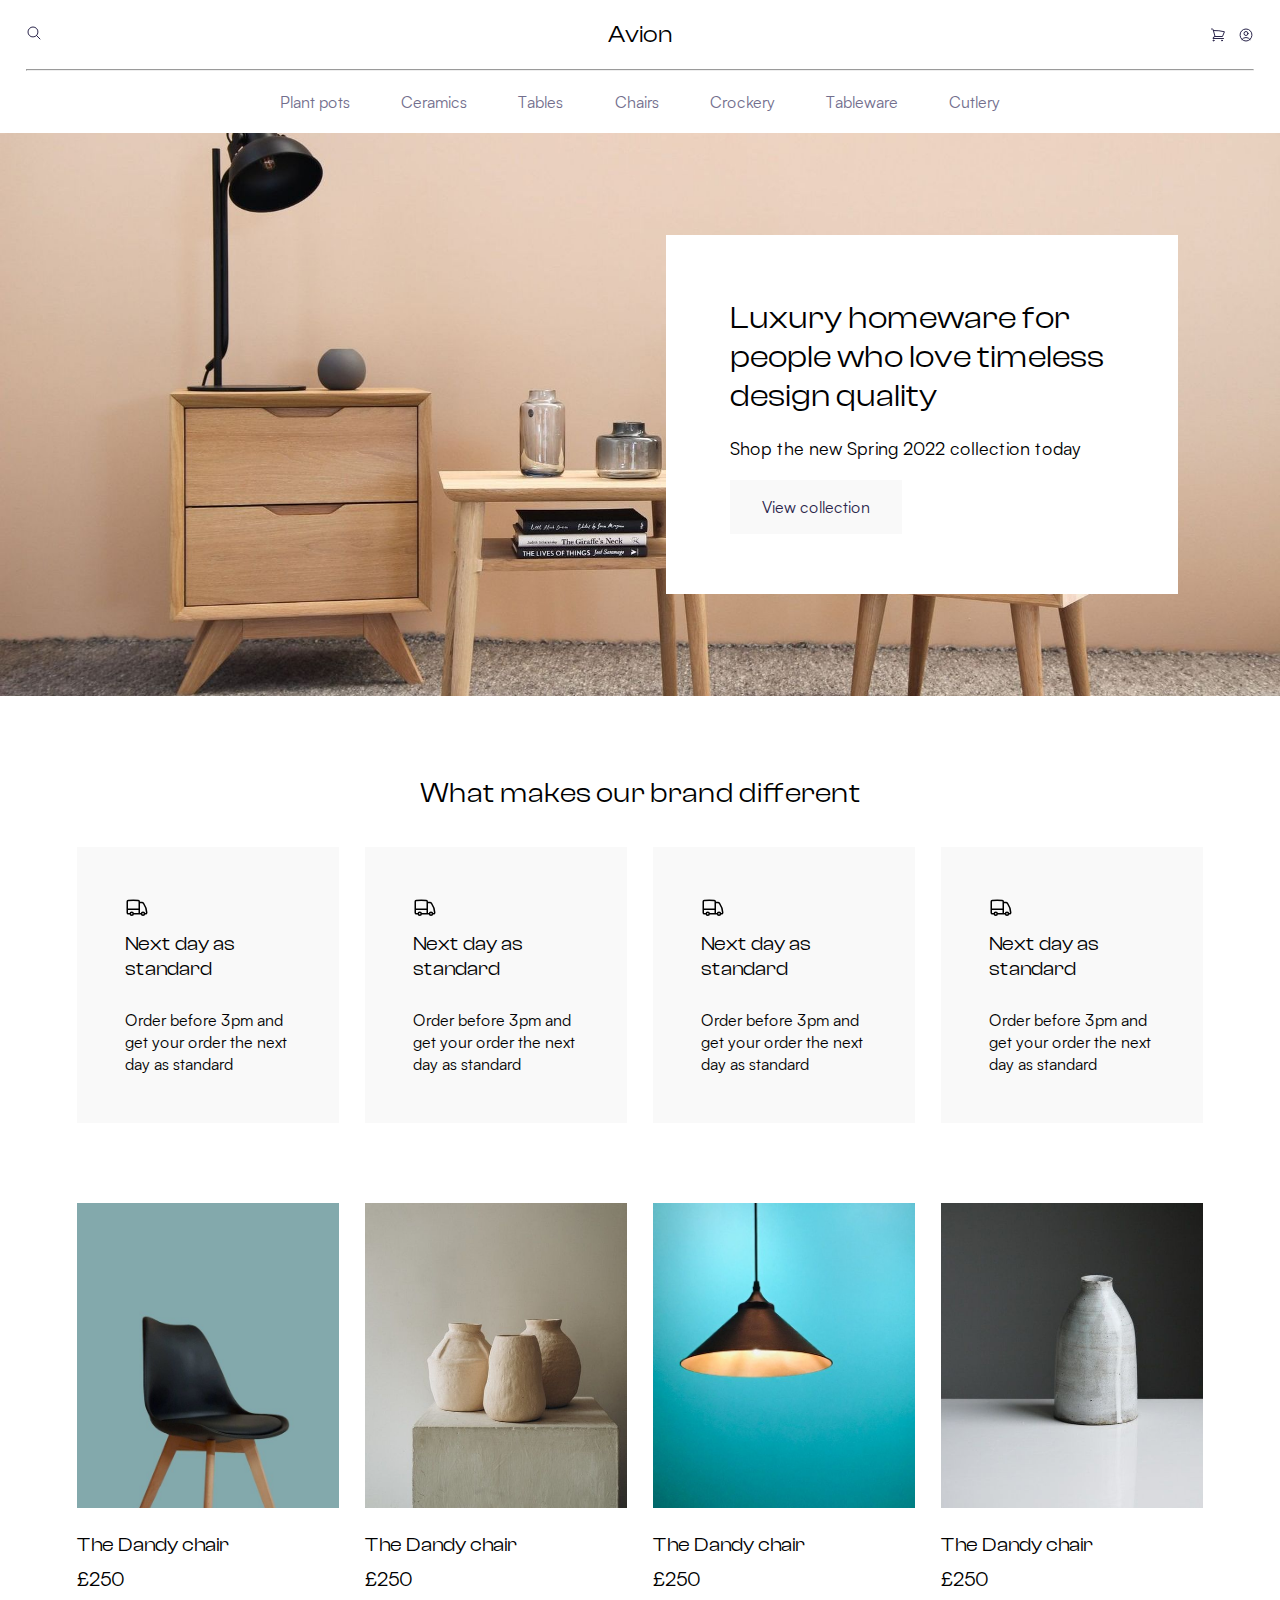
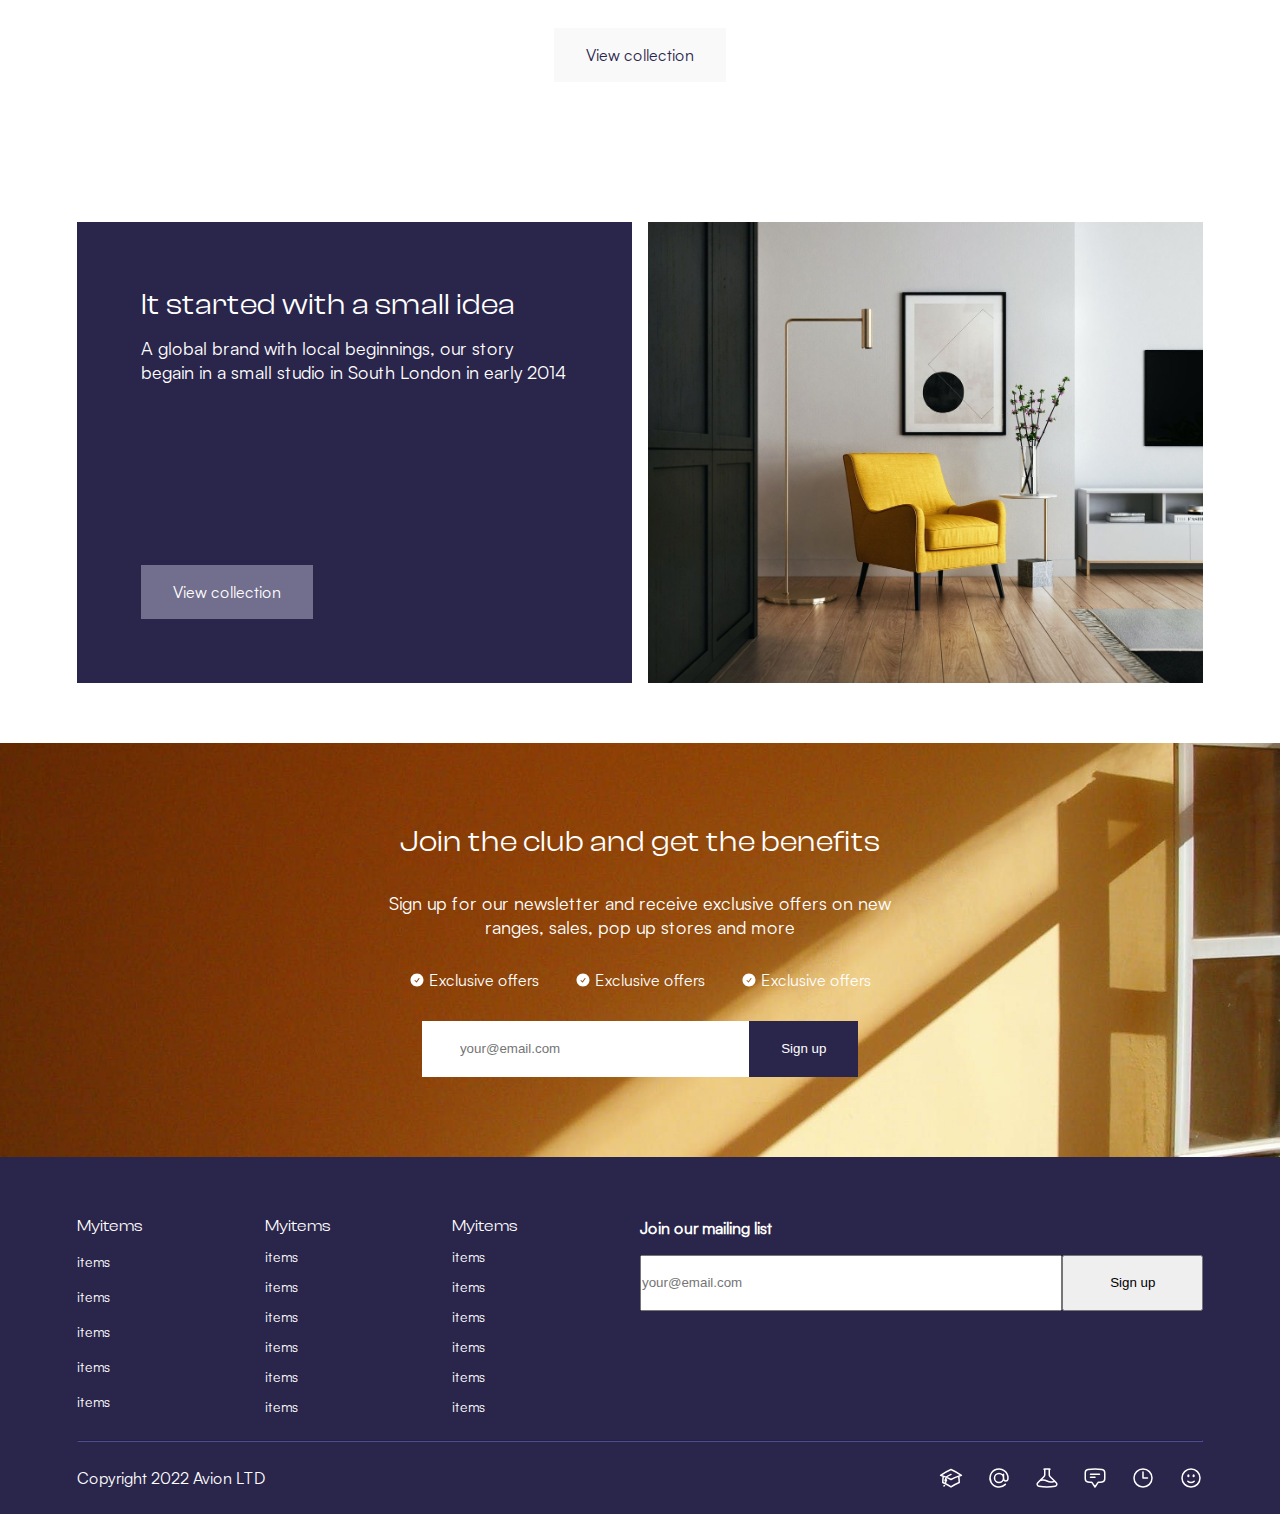
<file: index.html>
<!DOCTYPE html>
<html lang="en">
<head>
   <meta charset="UTF-8">
   <meta name="viewport" content="width=device-width, initial-scale=1.0">
   <title>Document</title>
   <link rel="stylesheet" href="css/main.css">
</head>
<body>
   <header>
      <div>
         <div class="burger">
            <svg xmlns="http://www.w3.org/2000/svg" fill="none" viewBox="0 0 24 24" stroke-width="1.5" stroke="currentColor" class="w-6 h-6">
               <path stroke-linecap="round" stroke-linejoin="round" d="m21 21-5.197-5.197m0 0A7.5 7.5 0 1 0 5.196 5.196a7.5 7.5 0 0 0 10.607 10.607Z" />
            </svg>
            <svg xmlns="http://www.w3.org/2000/svg" fill="none" viewBox="0 0 24 24" stroke-width="1.5" stroke="currentColor" class="w-6 h-6">
               <path stroke-linecap="round" stroke-linejoin="round" d="M3.75 5.25h16.5m-16.5 4.5h16.5m-16.5 4.5h16.5m-16.5 4.5h16.5" />
            </svg>
         </div>
         
          
         <span>Avion</span> 
         <div class="icons">
            <svg xmlns="http://www.w3.org/2000/svg" fill="none" viewBox="0 0 24 24" stroke-width="1.5" stroke="currentColor" class="w-6 h-6">
               <path stroke-linecap="round" stroke-linejoin="round" d="M2.25 3h1.386c.51 0 .955.343 1.087.835l.383 1.437M7.5 14.25a3 3 0 0 0-3 3h15.75m-12.75-3h11.218c1.121-2.3 2.1-4.684 2.924-7.138a60.114 60.114 0 0 0-16.536-1.84M7.5 14.25 5.106 5.272M6 20.25a.75.75 0 1 1-1.5 0 .75.75 0 0 1 1.5 0Zm12.75 0a.75.75 0 1 1-1.5 0 .75.75 0 0 1 1.5 0Z" />
             </svg>
             <svg xmlns="http://www.w3.org/2000/svg" fill="none" viewBox="0 0 24 24" stroke-width="1.5" stroke="currentColor" class="w-6 h-6">
               <path stroke-linecap="round" stroke-linejoin="round" d="M17.982 18.725A7.488 7.488 0 0 0 12 15.75a7.488 7.488 0 0 0-5.982 2.975m11.963 0a9 9 0 1 0-11.963 0m11.963 0A8.966 8.966 0 0 1 12 21a8.966 8.966 0 0 1-5.982-2.275M15 9.75a3 3 0 1 1-6 0 3 3 0 0 1 6 0Z" />
             </svg>
         </div>
      </div>
      <hr>
      <nav>
         <ul>
            <li><a href="prodykt.html">Plant pots</a></li>
            <li><a href="">Ceramics</a></li>
            <li><a href="">Tables</a></li>
            <li><a href="">Chairs</a></li>
            <li><a href="">Crockery</a></li>
            <li><a href="">Tableware</a></li>
            <li><a href="">Cutlery</a></li>
         </ul>
      </nav>
   </header>
   <section class="offset">
      <nav>
         <svg xmlns="http://www.w3.org/2000/svg" fill="none" viewBox="0 0 24 24" stroke-width="1.5" stroke="currentColor" class="w-6 h-6">
            <path stroke-linecap="round" stroke-linejoin="round" d="M6 18 18 6M6 6l12 12" />
          </svg>
          
         <ul>
            <li><a href="">Plant pots</a></li>
            <li><a href="">Ceramics</a></li>
            <li><a href="">Tables</a></li>
            <li><a href="">Chairs</a></li>
            <li><a href="">Crockery</a></li>
            <li><a href="">Tableware</a></li>
            <li><a href="">Cutlery</a></li>
         </ul>
      </nav>
   </section>
   <main>
      <section class="header">
         <img src="images/sectionHeader.jpg" alt="">
         <div class="window">
            <h1>Luxury homeware for people who love timeless design quality</h1>
            <span>Shop the new Spring 2022 collection today</span>
            <a href="" class="btn">View collection</a>
         </div>

      </section>
      <section class="our-brand">
         <h2>What makes our brand different</h2>
         <div>
            <article>
               <svg xmlns="http://www.w3.org/2000/svg" fill="none" viewBox="0 0 24 24" stroke-width="1.5" stroke="currentColor" class="w-6 h-6">
                  <path stroke-linecap="round" stroke-linejoin="round" d="M8.25 18.75a1.5 1.5 0 0 1-3 0m3 0a1.5 1.5 0 0 0-3 0m3 0h6m-9 0H3.375a1.125 1.125 0 0 1-1.125-1.125V14.25m17.25 4.5a1.5 1.5 0 0 1-3 0m3 0a1.5 1.5 0 0 0-3 0m3 0h1.125c.621 0 1.129-.504 1.09-1.124a17.902 17.902 0 0 0-3.213-9.193 2.056 2.056 0 0 0-1.58-.86H14.25M16.5 18.75h-2.25m0-11.177v-.958c0-.568-.422-1.048-.987-1.106a48.554 48.554 0 0 0-10.026 0 1.106 1.106 0 0 0-.987 1.106v7.635m12-6.677v6.677m0 4.5v-4.5m0 0h-12" />
                </svg>
                <h3>Next day as standard</h3>   
               <p>Order before 3pm and get your order the next day as standard</p>
            </article>
            <article>
               <svg xmlns="http://www.w3.org/2000/svg" fill="none" viewBox="0 0 24 24" stroke-width="1.5" stroke="currentColor" class="w-6 h-6">
                  <path stroke-linecap="round" stroke-linejoin="round" d="M8.25 18.75a1.5 1.5 0 0 1-3 0m3 0a1.5 1.5 0 0 0-3 0m3 0h6m-9 0H3.375a1.125 1.125 0 0 1-1.125-1.125V14.25m17.25 4.5a1.5 1.5 0 0 1-3 0m3 0a1.5 1.5 0 0 0-3 0m3 0h1.125c.621 0 1.129-.504 1.09-1.124a17.902 17.902 0 0 0-3.213-9.193 2.056 2.056 0 0 0-1.58-.86H14.25M16.5 18.75h-2.25m0-11.177v-.958c0-.568-.422-1.048-.987-1.106a48.554 48.554 0 0 0-10.026 0 1.106 1.106 0 0 0-.987 1.106v7.635m12-6.677v6.677m0 4.5v-4.5m0 0h-12" />
                </svg>
                <h3>Next day as standard</h3>   
               <p>Order before 3pm and get your order the next day as standard</p>
            </article>
            <article>
               <svg xmlns="http://www.w3.org/2000/svg" fill="none" viewBox="0 0 24 24" stroke-width="1.5" stroke="currentColor" class="w-6 h-6">
                  <path stroke-linecap="round" stroke-linejoin="round" d="M8.25 18.75a1.5 1.5 0 0 1-3 0m3 0a1.5 1.5 0 0 0-3 0m3 0h6m-9 0H3.375a1.125 1.125 0 0 1-1.125-1.125V14.25m17.25 4.5a1.5 1.5 0 0 1-3 0m3 0a1.5 1.5 0 0 0-3 0m3 0h1.125c.621 0 1.129-.504 1.09-1.124a17.902 17.902 0 0 0-3.213-9.193 2.056 2.056 0 0 0-1.58-.86H14.25M16.5 18.75h-2.25m0-11.177v-.958c0-.568-.422-1.048-.987-1.106a48.554 48.554 0 0 0-10.026 0 1.106 1.106 0 0 0-.987 1.106v7.635m12-6.677v6.677m0 4.5v-4.5m0 0h-12" />
                </svg>
                <h3>Next day as standard</h3>   
               <p>Order before 3pm and get your order the next day as standard</p>
            </article>
            <article>
               <svg xmlns="http://www.w3.org/2000/svg" fill="none" viewBox="0 0 24 24" stroke-width="1.5" stroke="currentColor" class="w-6 h-6">
                  <path stroke-linecap="round" stroke-linejoin="round" d="M8.25 18.75a1.5 1.5 0 0 1-3 0m3 0a1.5 1.5 0 0 0-3 0m3 0h6m-9 0H3.375a1.125 1.125 0 0 1-1.125-1.125V14.25m17.25 4.5a1.5 1.5 0 0 1-3 0m3 0a1.5 1.5 0 0 0-3 0m3 0h1.125c.621 0 1.129-.504 1.09-1.124a17.902 17.902 0 0 0-3.213-9.193 2.056 2.056 0 0 0-1.58-.86H14.25M16.5 18.75h-2.25m0-11.177v-.958c0-.568-.422-1.048-.987-1.106a48.554 48.554 0 0 0-10.026 0 1.106 1.106 0 0 0-.987 1.106v7.635m12-6.677v6.677m0 4.5v-4.5m0 0h-12" />
                </svg>
                <h3>Next day as standard</h3>   
               <p>Order before 3pm and get your order the next day as standard</p>
            </article>
         </div>
      </section>
      <section class="new-tovar">
         <div>
            <article>
               <img src="images/tovars/The Dandy chair.jpg" alt="">
               <p>The Dandy chair<span>£250</span></p>
            </article>
            <article>
               <img src="images/tovars/Rustic Vase Set.jpg" alt="">
               <p>The Dandy chair<span>£250</span></p>
            </article>
            <article>
               <img src="images/tovars/The Lucy Lamp.jpg" alt="">
               <p>The Dandy chair<span>£250</span></p>
            </article>
            <article>
               <img src="images/tovars/The Silky Vase.jpg" alt="">
               <p>The Dandy chair<span>£250</span></p>
            </article>
         </div>
         <a href="" class="btn">View collection</a>
      </section>
      <section class="started">
         <div class="window">
            <h2>It started with a small idea</h2>
            <span>A global brand with local beginnings, our story begain in a small studio in South London in early 2014</span>
            <a href="" class="btn">View collection</a>
         </div>
         <img src="images/room.jpg" alt="">
      </section>

      <section class="form">
         <h2>Join the club and get the benefits</h2>
         <p>Sign up for our newsletter and receive exclusive offers on new ranges, sales, pop up stores and more</p>
         <ul>
            <li>
               <svg xmlns="http://www.w3.org/2000/svg" viewBox="0 0 24 24" fill="currentColor" class="w-6 h-6">
                  <path fill-rule="evenodd" d="M2.25 12c0-5.385 4.365-9.75 9.75-9.75s9.75 4.365 9.75 9.75-4.365 9.75-9.75 9.75S2.25 17.385 2.25 12Zm13.36-1.814a.75.75 0 1 0-1.22-.872l-3.236 4.53L9.53 12.22a.75.75 0 0 0-1.06 1.06l2.25 2.25a.75.75 0 0 0 1.14-.094l3.75-5.25Z" clip-rule="evenodd" />
                </svg>

               <span>Exclusive offers</span>
            </li>
            <li>
               <svg xmlns="http://www.w3.org/2000/svg" viewBox="0 0 24 24" fill="currentColor" class="w-6 h-6">
                  <path fill-rule="evenodd" d="M2.25 12c0-5.385 4.365-9.75 9.75-9.75s9.75 4.365 9.75 9.75-4.365 9.75-9.75 9.75S2.25 17.385 2.25 12Zm13.36-1.814a.75.75 0 1 0-1.22-.872l-3.236 4.53L9.53 12.22a.75.75 0 0 0-1.06 1.06l2.25 2.25a.75.75 0 0 0 1.14-.094l3.75-5.25Z" clip-rule="evenodd" />
                </svg>
               <span>Exclusive offers</span>
            </li>
            <li>
               <svg xmlns="http://www.w3.org/2000/svg" viewBox="0 0 24 24" fill="currentColor" class="w-6 h-6">
                  <path fill-rule="evenodd" d="M2.25 12c0-5.385 4.365-9.75 9.75-9.75s9.75 4.365 9.75 9.75-4.365 9.75-9.75 9.75S2.25 17.385 2.25 12Zm13.36-1.814a.75.75 0 1 0-1.22-.872l-3.236 4.53L9.53 12.22a.75.75 0 0 0-1.06 1.06l2.25 2.25a.75.75 0 0 0 1.14-.094l3.75-5.25Z" clip-rule="evenodd" />
                </svg>
               <span>Exclusive offers</span>
            </li>
         </ul>
         <form action="">
            <input type="text" placeholder="your@email.com">
            <input type="submit" value="Sign up">
         </form>
      </section>
   </main>
   <footer>
      <header>
         <ul>
            <li>Myitems</li>
            <li><a href="">items</a></li>
            <li><a href="">items</a></li>
            <li><a href="">items</a></li>
            <li><a href="">items</a></li>
            <li><a href="">items</a></li>
         </ul>
         <ul>
            <li>Myitems</li>
            <li><a href="">items</a></li>
            <li><a href="">items</a></li>
            <li><a href="">items</a></li>
            <li><a href="">items</a></li>
            <li><a href="">items</a></li>
            <li><a href="">items</a></li>
         </ul>
         <ul>
            <li>Myitems</li>
            <li><a href="">items</a></li>
            <li><a href="">items</a></li>
            <li><a href="">items</a></li>
            <li><a href="">items</a></li>
            <li><a href="">items</a></li>
            <li><a href="">items</a></li>
         </ul>
         <form action="">
            <h4>Join our mailing list</h4>
            <div>
               <input type="text" placeholder="your@email.com">
               <input type="submit" value="Sign up">
            </div>
            
         </form>
      </header>
      <hr>
      <footer>
         <span>Copyright 2022 Avion LTD</span>
         <ul>
            <li><a href=""><svg xmlns="http://www.w3.org/2000/svg" fill="none" viewBox="0 0 24 24" stroke-width="1.5" stroke="currentColor" class="w-6 h-6">
               <path stroke-linecap="round" stroke-linejoin="round" d="M4.26 10.147a60.438 60.438 0 0 0-.491 6.347A48.62 48.62 0 0 1 12 20.904a48.62 48.62 0 0 1 8.232-4.41 60.46 60.46 0 0 0-.491-6.347m-15.482 0a50.636 50.636 0 0 0-2.658-.813A59.906 59.906 0 0 1 12 3.493a59.903 59.903 0 0 1 10.399 5.84c-.896.248-1.783.52-2.658.814m-15.482 0A50.717 50.717 0 0 1 12 13.489a50.702 50.702 0 0 1 7.74-3.342M6.75 15a.75.75 0 1 0 0-1.5.75.75 0 0 0 0 1.5Zm0 0v-3.675A55.378 55.378 0 0 1 12 8.443m-7.007 11.55A5.981 5.981 0 0 0 6.75 15.75v-1.5" />
             </svg>
             </a></li>
            <li><a href=""><svg xmlns="http://www.w3.org/2000/svg" fill="none" viewBox="0 0 24 24" stroke-width="1.5" stroke="currentColor" class="w-6 h-6">
               <path stroke-linecap="round" stroke-linejoin="round" d="M16.5 12a4.5 4.5 0 1 1-9 0 4.5 4.5 0 0 1 9 0Zm0 0c0 1.657 1.007 3 2.25 3S21 13.657 21 12a9 9 0 1 0-2.636 6.364M16.5 12V8.25" />
             </svg>
             </a></li>
            <li><a href=""><svg xmlns="http://www.w3.org/2000/svg" fill="none" viewBox="0 0 24 24" stroke-width="1.5" stroke="currentColor" class="w-6 h-6">
               <path stroke-linecap="round" stroke-linejoin="round" d="M9.75 3.104v5.714a2.25 2.25 0 0 1-.659 1.591L5 14.5M9.75 3.104c-.251.023-.501.05-.75.082m.75-.082a24.301 24.301 0 0 1 4.5 0m0 0v5.714c0 .597.237 1.17.659 1.591L19.8 15.3M14.25 3.104c.251.023.501.05.75.082M19.8 15.3l-1.57.393A9.065 9.065 0 0 1 12 15a9.065 9.065 0 0 0-6.23-.693L5 14.5m14.8.8 1.402 1.402c1.232 1.232.65 3.318-1.067 3.611A48.309 48.309 0 0 1 12 21c-2.773 0-5.491-.235-8.135-.687-1.718-.293-2.3-2.379-1.067-3.61L5 14.5" />
             </svg>
             </a></li>
            <li><a href=""><svg xmlns="http://www.w3.org/2000/svg" fill="none" viewBox="0 0 24 24" stroke-width="1.5" stroke="currentColor" class="w-6 h-6">
               <path stroke-linecap="round" stroke-linejoin="round" d="M7.5 8.25h9m-9 3H12m-9.75 1.51c0 1.6 1.123 2.994 2.707 3.227 1.129.166 2.27.293 3.423.379.35.026.67.21.865.501L12 21l2.755-4.133a1.14 1.14 0 0 1 .865-.501 48.172 48.172 0 0 0 3.423-.379c1.584-.233 2.707-1.626 2.707-3.228V6.741c0-1.602-1.123-2.995-2.707-3.228A48.394 48.394 0 0 0 12 3c-2.392 0-4.744.175-7.043.513C3.373 3.746 2.25 5.14 2.25 6.741v6.018Z" />
             </svg>
             </a></li>
            <li><a href=""><svg xmlns="http://www.w3.org/2000/svg" fill="none" viewBox="0 0 24 24" stroke-width="1.5" stroke="currentColor" class="w-6 h-6">
               <path stroke-linecap="round" stroke-linejoin="round" d="M12 6v6h4.5m4.5 0a9 9 0 1 1-18 0 9 9 0 0 1 18 0Z" />
             </svg>
             </a></li>
            <li><a href=""><svg xmlns="http://www.w3.org/2000/svg" fill="none" viewBox="0 0 24 24" stroke-width="1.5" stroke="currentColor" class="w-6 h-6">
               <path stroke-linecap="round" stroke-linejoin="round" d="M15.182 15.182a4.5 4.5 0 0 1-6.364 0M21 12a9 9 0 1 1-18 0 9 9 0 0 1 18 0ZM9.75 9.75c0 .414-.168.75-.375.75S9 10.164 9 9.75 9.168 9 9.375 9s.375.336.375.75Zm-.375 0h.008v.015h-.008V9.75Zm5.625 0c0 .414-.168.75-.375.75s-.375-.336-.375-.75.168-.75.375-.75.375.336.375.75Zm-.375 0h.008v.015h-.008V9.75Z" />
             </svg>
             </a></li>
         </ul>
      </footer>
   </footer>
   <script src="js/app.js"></script>
</body>
</html>
</file>
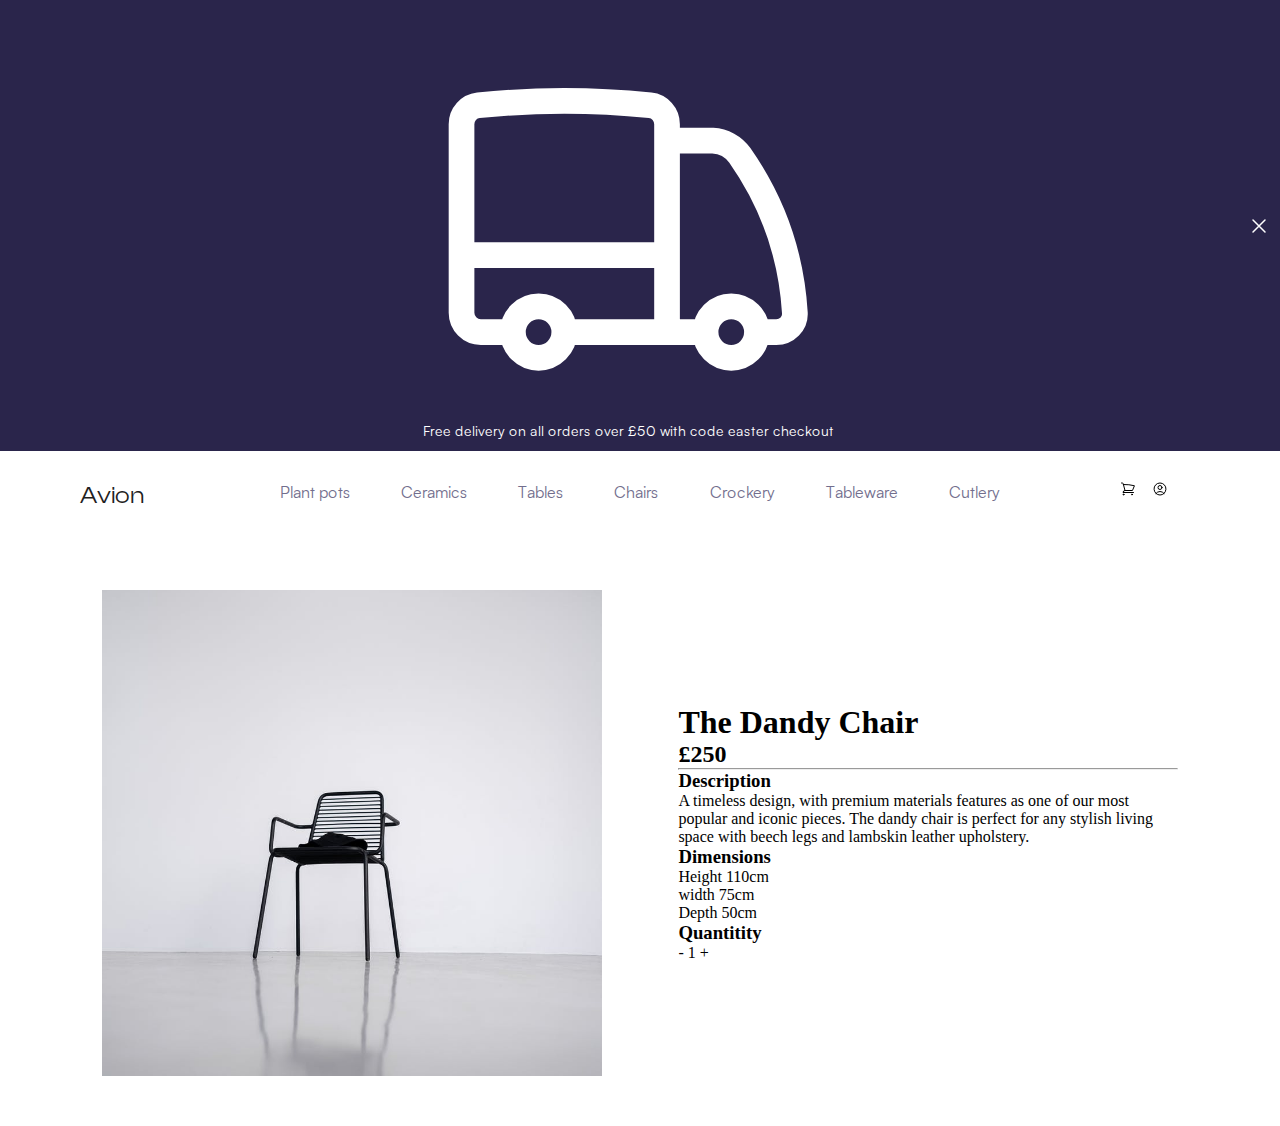
<file: prodykt.html>
<!DOCTYPE html>
<html lang="en">
<head>
    <meta charset="UTF-8">
    <meta name="viewport" content="width=device-width, initial-scale=1.0">
    <title>Document</title>
    <link rel="stylesheet" href="css/prodykt.css">
</head>
<body>
    <header>
        <div class="top">
            <p>
                <svg xmlns="http://www.w3.org/2000/svg" fill="none" viewBox="0 0 24 24" stroke-width="1.5" stroke="currentColor" class="w-6 h-6">
                    <path stroke-linecap="round" stroke-linejoin="round" d="M8.25 18.75a1.5 1.5 0 0 1-3 0m3 0a1.5 1.5 0 0 0-3 0m3 0h6m-9 0H3.375a1.125 1.125 0 0 1-1.125-1.125V14.25m17.25 4.5a1.5 1.5 0 0 1-3 0m3 0a1.5 1.5 0 0 0-3 0m3 0h1.125c.621 0 1.129-.504 1.09-1.124a17.902 17.902 0 0 0-3.213-9.193 2.056 2.056 0 0 0-1.58-.86H14.25M16.5 18.75h-2.25m0-11.177v-.958c0-.568-.422-1.048-.987-1.106a48.554 48.554 0 0 0-10.026 0 1.106 1.106 0 0 0-.987 1.106v7.635m12-6.677v6.677m0 4.5v-4.5m0 0h-12" />
                  </svg>
                Free delivery on all orders over £50 with code easter checkout</p>
                <svg xmlns="http://www.w3.org/2000/svg" fill="none" viewBox="0 0 24 24" stroke-width="1.5" stroke="currentColor" class="w-6 h-6">
                    <path stroke-linecap="round" stroke-linejoin="round" d="M6 18 18 6M6 6l12 12" />
                  </svg>
        </div>

        <section>
            <a href="index.html">Avion</a>
            <nav>
                <ul>
                    <li><a href="prodykt.html">Plant pots</a></li>
                    <li><a href="">Ceramics</a></li>
                    <li><a href="">Tables</a></li>
                    <li><a href="">Chairs</a></li>
                    <li><a href="">Crockery</a></li>
                    <li><a href="">Tableware</a></li>
                    <li><a href="">Cutlery</a></li>
                 </ul>
                 
            </nav>
            <div class="icons">
                    <svg xmlns="http://www.w3.org/2000/svg" fill="none" viewBox="0 0 24 24" stroke-width="1.5" stroke="currentColor" class="w-6 h-6">
                       <path stroke-linecap="round" stroke-linejoin="round" d="M2.25 3h1.386c.51 0 .955.343 1.087.835l.383 1.437M7.5 14.25a3 3 0 0 0-3 3h15.75m-12.75-3h11.218c1.121-2.3 2.1-4.684 2.924-7.138a60.114 60.114 0 0 0-16.536-1.84M7.5 14.25 5.106 5.272M6 20.25a.75.75 0 1 1-1.5 0 .75.75 0 0 1 1.5 0Zm12.75 0a.75.75 0 1 1-1.5 0 .75.75 0 0 1 1.5 0Z" />
                     </svg>
                     <svg xmlns="http://www.w3.org/2000/svg" fill="none" viewBox="0 0 24 24" stroke-width="1.5" stroke="currentColor" class="w-6 h-6">
                       <path stroke-linecap="round" stroke-linejoin="round" d="M17.982 18.725A7.488 7.488 0 0 0 12 15.75a7.488 7.488 0 0 0-5.982 2.975m11.963 0a9 9 0 1 0-11.963 0m11.963 0A8.966 8.966 0 0 1 12 21a8.966 8.966 0 0 1-5.982-2.275M15 9.75a3 3 0 1 1-6 0 3 3 0 0 1 6 0Z" />
                     </svg>
                 </div>
        </section>
    </header>
    <main>
        <section class="discription">
            <img src="images/big stul.jpg" alt="">
            <div>
                <h1>The Dandy Chair</h1>
                <h2>£250</h2>
                <hr>
                <h3>Description</h3>
                <p>A timeless design, with premium materials features as one of our most popular and iconic pieces. The dandy chair is perfect for any stylish living space with beech legs and lambskin leather upholstery.</p>
                <h3>Dimensions</h3>
                <div class="dimensions">
                    <p>Height <span>110cm</span>
                    </p></div>
                    <p>width <span>75cm</span>
                    </p><div>
                    <p>Depth <span>50cm</span></p>    
                    </div>
                    <h3>Quantitity</h3>
            <div class="Quantitity">
                <span>-</span>
                <span>1</span>
                <span>+</span>
            </div>
            <div class="buttons" hidden>
                <a href="" class="btn">Add to cart</a>
                <a href="" class="btn">Save to favorites</a>

            </div>
        </section>
    </main>  
    <script src="js/app.js"></script>
</body>
</html>
</file>
<file: css/main.css>
@font-face {
   font-family: "Clash Display";
   src: url(../fonts/ClashDisplay-Light.woff2);
   font-weight: 200;
}

@font-face {
   font-family: "Clash Display";
   src: url(../fonts/ClashDisplay-Regular.woff2);
   font-weight: 400;
}

@font-face {
   font-family: "Clash Display";
   src: url(../fonts/ClashDisplay-Semibold.woff2);
   font-weight: 600;
}

@font-face {
   font-family: "Clash Display";
   src: url(../fonts/ClashDisplay-Bold.woff2);
   font-weight: 900;
}

@font-face {
   font-family: Satoshi;
   src: url(../fonts/Satoshi-Regular.woff2);
   font-weight: 400;
}


*{
   margin: 0;
   padding: 0;
   box-sizing: border-box;
}

:root {
   --color-white: #ffffff;
   --color-black: #000000;
   --color-lite-gray: #F9F9F9;
   --color-dark-primary: #2A254B;
   --color-nav-links: #726E8D;
   --font-name1: "Clash Display";
}

.btn{
   text-decoration: none;
   color: var(--color-dark-primary);
   background-color: var(--color-lite-gray);
   padding: 16px 32px;
   font-family: Satoshi;
   font-size: 16px;
}

.btn:hover{
   transition: all 0.8s;
   color: var(--color-lite-gray);
   background-color: var(--color-dark-primary);
}

h2{
   font-family: "Clash Display";
   font-weight: normal;
   font-size: 30px;
}

.offset{
   display: none;
   position: absolute;
   left: 0;
   right: 0;
   top: 0;
   bottom: 0;
   background-color: rgba(128, 128, 128, 0.8);
   z-index: 1000;
}
.offset nav{
   display: grid;
   grid-template-rows: 30px 1fr;
   padding: 20px;
}

.offset nav svg{
   color: var(--color-white);
   height: 100%;
   justify-self: end;
}

.offset nav ul{
   padding-top: 60px;
   display: grid;
   justify-items: center;
   list-style-type: none;
   row-gap: 20px;
}

.offset nav ul a{
   font-family: var(--font-name1);
   text-decoration: none;
   color: var(--color-white);
   font-size: 20px;
}

.offset nav ul a:hover{
   color: var(--color-dark-primary);
}


header {
   display: grid;
   row-gap: 20px;
   padding: 20px 2vw;
}

header>div{
   display: grid;
   grid-template-columns: repeat(3,1fr);
   align-items: center;
}

header div.burger svg:last-child{
   display: none;
}

header>div span{
   font-family: "Clash Display";
   justify-self: center;
   font-size: 24px;
}

header>div div.icons{
   justify-self: end;
   display: grid;
   grid-template-columns: repeat(2,1fr);
   column-gap: 1vw;
}

header>div svg{
   height: 16px;
   color: var(--color-dark-primary);
}

header nav{
   justify-self: center;
}

header nav ul{
   list-style-type: none;
   display: flex;
   column-gap: 4vw;
}

header nav ul a{
   text-decoration: none;
   color: var(--color-nav-links);
   font-family: Satoshi;
   font-size: 16px;
}

header nav ul a:hover{
   color: var(--color-black);
   transition: all 0.7s;
}

main section.header{
   position: relative;
   display: grid;
   grid-template-rows: 44vw;
}

main section.header img{
   width: 100%;
   height: 100%;
   object-fit: cover;
}

main section.header div{
   position: absolute;
   top: 8vw;
   right: 8vw;
   bottom: 8vw;
   display: grid;
   row-gap: 20px;
   background-color: var(--color-white);
   grid-template-columns: 30vw;
   grid-template-rows: max-content;
   padding: 5vw;
}

main section.header div h1{
   font-family: "Clash Display";
   font-size: 32px;
   font-weight: 400;
}

main section.header div span{
   font-family: Satoshi;
   font-size: 18px;
}

main section.header div a{
   align-self: end;
   justify-self: start;
}

main section.our-brand{
   padding: 80px 6vw;
   display: grid;
   row-gap: 36px;
   padding-bottom: 40px;
}

main section.our-brand h2{
   font-family: "Clash Display";
   font-size: 28px;
   text-align: center;
   font-weight: 400;
}

main section.our-brand div{
   display: grid;
   grid-template-columns: repeat(4, 1fr);
   column-gap: 2vw;
}

main section.our-brand div article{
   display: grid;
   grid-template-rows: 24px repeat(2, 1fr);
   row-gap: 12px;
   padding: 48px;
   background-color: var(--color-lite-gray);
}

main section.our-brand div article svg{
   height: 100%;
}

main section.our-brand div article h3{
   font-family: "Clash Display";
   font-size: 20px;
   font-weight: 400;
}

main section.our-brand div article p{
   font-family: Satoshi;
}

main section.new-tovar {
   padding: 80px 6vw;
   display: grid;
   row-gap: 36px;
   padding-top: 40px;
}

main section.new-tovar div{
   display: grid;
   column-gap: 2vw;
   grid-template-columns: repeat(4, 1fr);
}

main section.new-tovar div article{
   display: grid;
   grid-template-rows: 305px 1fr;
   row-gap: 24px;
}

main section.new-tovar div article:hover{
   transform: scale(1.05);
   transition: all 0.8s;
}

main section.new-tovar div img{
   width: 100%;
   height: 100%;
   object-fit: cover;
}

main section.new-tovar div p {
   font-family: "Clash Display";
   font-size: 20px;
   font-weight: 400;
   display: flex;
   flex-direction: column;
   row-gap: 8px;
}

main section.new-tovar div p span{
   font-family: Satoshi;
}

main section.new-tovar a{
   justify-self: center;
}

main section.started{
   display: grid;
   grid-template-columns: repeat(2, 1fr);
   grid-template-rows: 36vw;
   column-gap: 16px;
   padding: 60px 6vw;
}

main section.started div{
   background-color: var(--color-dark-primary);
   padding: 5vw;
   color: var(--color-white);
   display: grid;
   grid-template-rows: max-content;
   row-gap: 12px;
}


main section.started div span{
   font-family: Satoshi;
   font-weight: normal;
   font-size: 18px;
}

main section.started div a{
   justify-self: start;
   align-self: end;
   background-color: var(--color-nav-links);
   color: var(--color-white);
}

main section.started img{
   width: 100%;
   height: 100%;
   object-fit: cover;
}

main section.form {
   display: grid;
   row-gap: 30px;
   justify-items: center;
   background-image: url(../images/window.jpg);
   background-size: cover;
   background-position: 0% 50%;
   color: var(--color-white);
   padding: 80px 0;
}

main section.form p{
   font-family: Satoshi;
   font-weight: normal;
   font-size: 18px;
   width: 40vw;
   text-align: center;
}

main section.form ul {
   display: flex;
   column-gap: 36px;

}

main section.form ul li{
   display: grid;
   grid-template-columns: 16px 1fr;
   align-items: center;
   column-gap: 4px;
   font-family: Satoshi;
   font-weight: normal;
   font-size: 16px;
}

main section.form ul li svg{
   color: #fff;
}

main section.form form{
   display: grid;
   grid-template-rows: 56px;
   grid-template-columns: 3fr 1fr;
}

main section.form form input{
   border-radius: 0;
   border: none;
   padding-left: 3vw;
}

main section.form form input[type=submit]{
   color: var(--color-white);
   background-color: var(--color-dark-primary);
   padding: 0 32px;
   
}

body>footer {
   display: grid;
   row-gap: 24px;
   padding: 60px 6vw 24px 6vw;
   background-color: var(--color-dark-primary);
   color: var(--color-white);
   font-family: Satoshi;
}

body>footer a{
   text-decoration: none;
   color: var(--color-white);
}

body>footer a:hover{
   color: #dccece;
}

body>footer ul{
   list-style-type: none;
   font-size: 14px;
   display: grid;
   row-gap: 12px;
}

body>footer ul li:nth-child(1){
   font-family: var(--font-name1);
   font-size: 16px;
}

footer header{
   display: grid;
   grid-template-columns: 1fr 1fr 1fr 3fr;
   padding: 0;
}

footer header form{
   display: grid;
   row-gap: 16px;
   grid-template-rows: min-content;
}

footer header form div{
   display: grid;
   grid-template-rows: 56px;
   grid-template-columns: 3fr 1fr;
}

footer hr{
   border-color: #4E4D93;
}

footer footer{
   display: grid;
   grid-template-columns: repeat(2, 1fr);
   align-items: center;
}

footer footer span{
   justify-self: start;
}

footer footer ul{
   display: grid;
   grid-template-columns: repeat(6, 1fr);
   grid-template-rows: 24px;
   column-gap: 24px;
   justify-self: end;
}

footer footer ul svg{
   height: 100%;
}


@media screen and (max-width: 390px) {
   header>div{
      grid-template-columns: repeat(2, 1fr);
   }
   header hr, header nav, header div.icons, header div.icons svg{
      display: none;
   }

   header div.burger svg:last-child{
      display: block;
   }

   header>div span{
      grid-column: 1/2;
      grid-row: 1/2;
      justify-self: start;
   }
   header>div div.burger{
      grid-column: 2/3;
      grid-row: 1/2;
      justify-self: end;
      display: flex;
      column-gap: 20px;
   }

   main section.header div{
      position: static;
      top: 0;
      right: 0;
      left: 0;
      bottom: 0;
      grid-template-columns: 1fr;

      grid-row: 1/2;
   }

   main section.header{
      grid-template-rows: max-content;
   }

   main section.header div h1{
      font-size: 24px;
   }

   main section.header div span{
      font-size: 16px;
   }

   main section.header div a{
      width: 100%;
      text-align: center;
   }

   main section.header img{
      grid-row: 2/3;
   }

   main section.our-brand h2{
      font-size: 20px;
      text-align-last: left;
   }

   main section.our-brand div{
      grid-template-columns: 1fr;
      row-gap: 26px;
   }

   main section.new-tovar div{
      grid-template-columns: repeat(2, 1fr);
      row-gap: 20px;
   }

   main section.new-tovar div article{
      grid-template-rows: 163px 1fr;
   }

   main section.new-tovar a {
      width: 100%;
      text-align: center;
   }

   main section.started{
      grid-template-columns: 1fr;
      grid-template-rows: max-content;
      row-gap: 24px;
   }

   main section.started h2{
      font-size: 20px;
   }

   main section.started div{
      row-gap: 30px;
   }

   main section.started div span{
      font-size: 14px;
   }

   main section.started div a{
      width: 100%;
      text-align: center;
   }

   main section.form{
      padding: 20px;
      justify-items: start;
   }

   main section.form h2{
      font-size: 24px;
   }

   main section.form p{
      font-size: 14px;
      text-align: left;
      width: 100%;
   }

   main section.form ul{
      flex-direction: column;
      row-gap: 8px;
   }

   footer header{
      grid-template-columns: repeat(2,1fr);
   }

   footer header form{
      grid-row: 3/4;
      grid-column: 1/3;
   }

   footer footer{
      grid-template-columns: 1fr;

   }

   footer footer ul{
      display: none;
   }

   footer footer span{
      justify-self: center;
   }
}
</file>
<file: css/prodykt.css>
@font-face {
    font-family: "Clash Display";
    src: url(../fonts/ClashDisplay-Light.woff2);
    font-weight: 200;
 }
 
 @font-face {
    font-family: "Clash Display";
    src: url(../fonts/ClashDisplay-Regular.woff2);
    font-weight: 400;
 }
 
 @font-face {
    font-family: "Clash Display";
    src: url(../fonts/ClashDisplay-Semibold.woff2);
    font-weight: 600;
 }
 
 @font-face {
    font-family: "Clash Display";
    src: url(../fonts/ClashDisplay-Bold.woff2);
    font-weight: 900;
 }
 
 @font-face {
    font-family: Satoshi;
    src: url(../fonts/Satoshi-Regular.woff2);
    font-weight: 400;
 }
 
 
 *{
    margin: 0;
    padding: 0;
    box-sizing: border-box;
 }
 
 :root {
    --color-white: #ffffff;
    --color-black: #000000;
    --color-lite-gray: #F9F9F9;
    --color-dark-primary: #2A254B;
    --color-nav-links: #726E8D;
    --font-name1: "Clash Display";
 }




header>div{
background-color: var(--color-dark-primary);
color: var(--color-white);
font-family: Satoshi;
font-size: 14px;
display: grid;
grid-template-columns: 1fr 24px;
padding: 11px 9px;
align-items: center;
}


header div p{
    display: grid;
    grid-template-columns: 16px 1 fr;
    column-gap: 8px;
    justify-self: center;

}


header section{
    display: grid;
    grid-template-columns: 1fr 4fr 1fr;
    padding: 30px 80px;
}


header section>a{
    font-family: "Clash Display";
    font-size: 24px;
    text-decoration: none;
    color: #212121;
    
}

header section nav{
    justify-self: center;
}

header section ul{
    display: flex;
    list-style-type: none;
    column-gap: 4vw;
}

header section ul a{
    text-decoration: none;
    color: var(--color-nav-links);
    font-family: Satoshi;
    font-size: 16px;
}

header section div.icons{
    justify-self: end;
    display: grid;
    grid-template-columns: repeat(3, 16px);
    column-gap: 16px;
}


main section.discription img{
    width: 100%;
   height: 100%;
   object-fit: cover;
}

main section.discription{
    padding: 50px 8vw;
   display: grid;
   grid-template-columns: repeat(2, 1fr);
   grid-template-rows: 38vw;
   column-gap: 6vw;
   align-items: center;
}


main section.description div.dimensions{
    display: grid;
    grid-template-columns: max-content 1px max-content 1px max-content;
    align-items: center;
    column-gap: 30px;
}


main section.description div.dimensions div{
    background-color: black;
    height: ;
}

main section.description div.dimensions p{
    display: grid;

}


main section.description div.quantitity{
    display: grid;
    grid-template-columns: repeat(3, 40px);
    grid-template-rows: 46px;
    background-color: var(--color-white);
    align-items: center;
    


}
</file>
